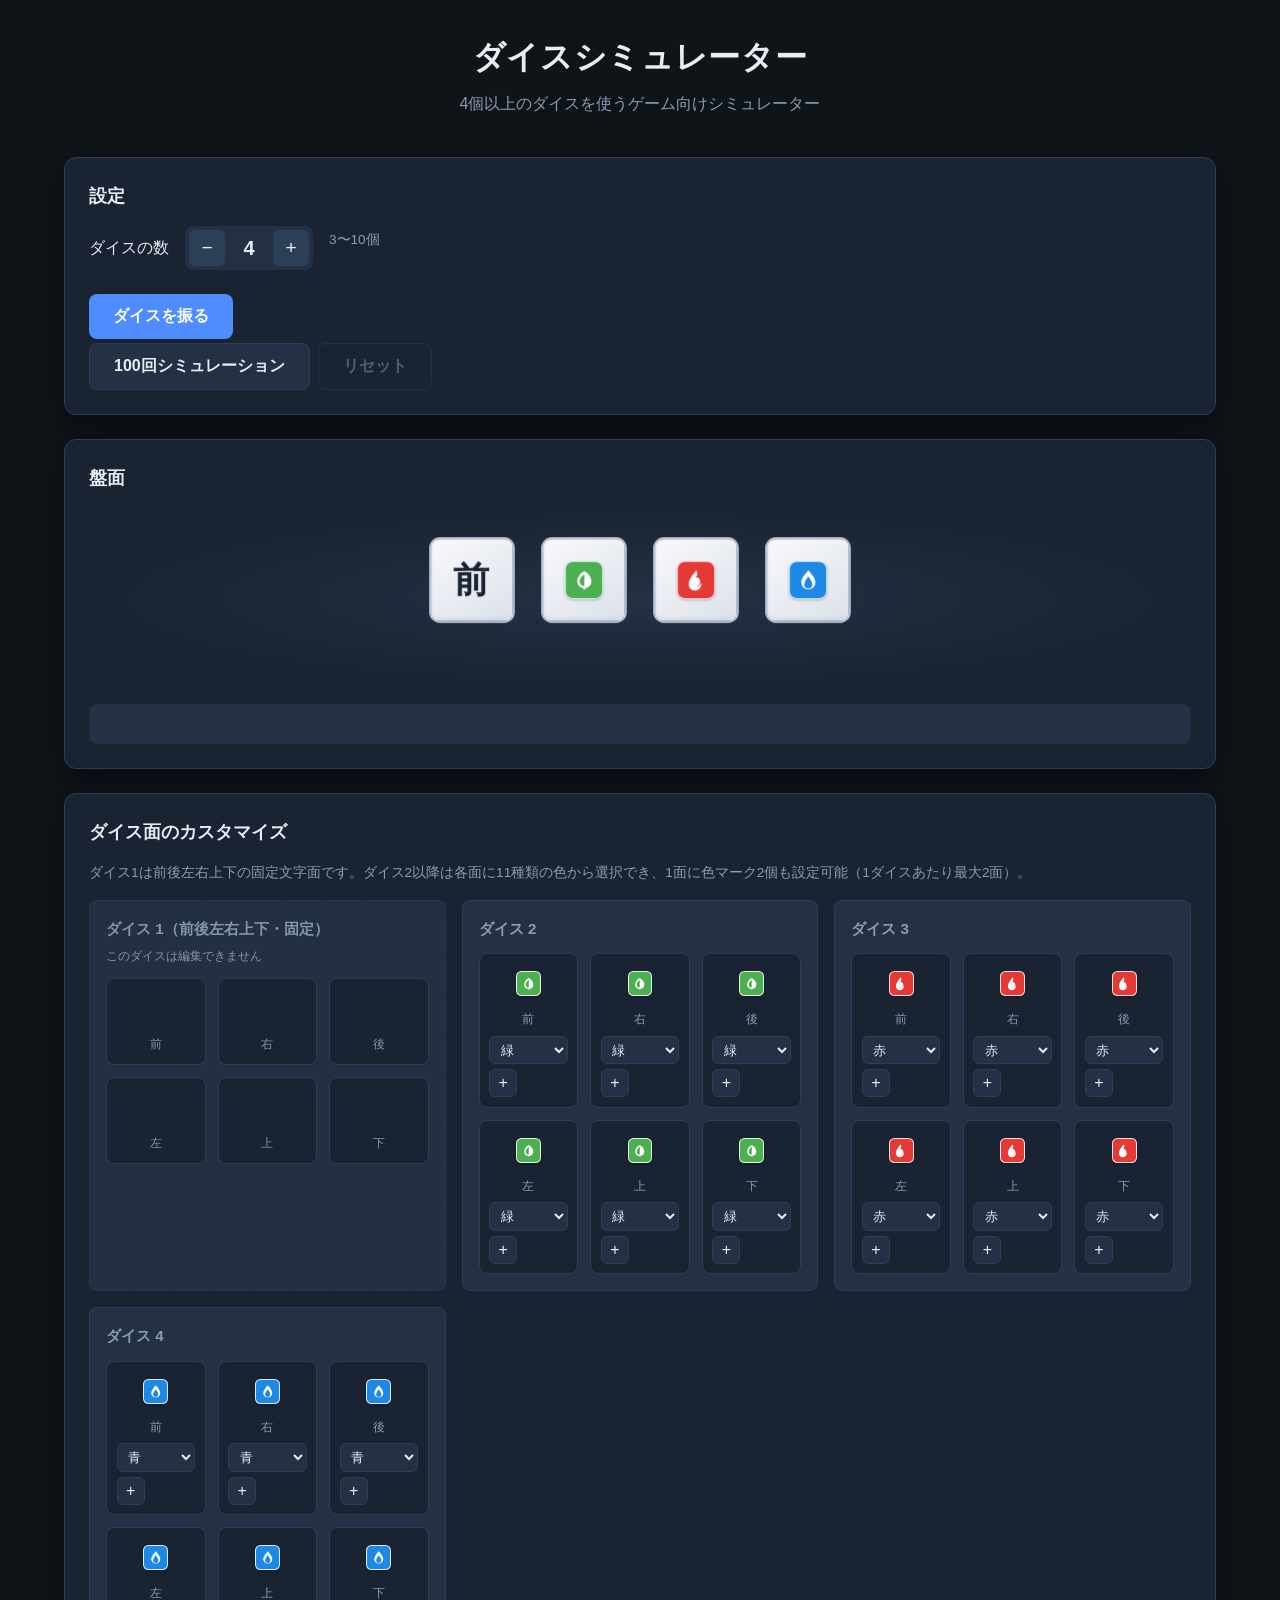
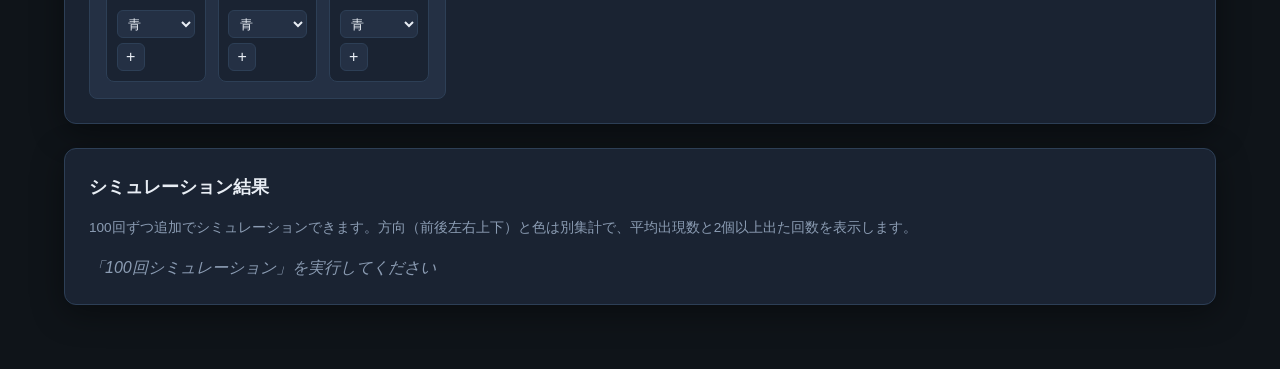
<file: index.html>
<!DOCTYPE html>
<html lang="ja">
<head>
  <meta charset="UTF-8">
  <meta name="viewport" content="width=device-width, initial-scale=1, viewport-fit=cover">
  <title>ダイスシミュレーター</title>
  <link rel="stylesheet" href="css/style.css">
</head>
<body>
  <div class="app">
    <header class="header">
      <h1>ダイスシミュレーター</h1>
      <p class="subtitle">4個以上のダイスを使うゲーム向けシミュレーター</p>
    </header>

    <main class="main">
      <section class="panel settings-panel">
        <h2>設定</h2>
        <div class="setting-row">
          <label for="dice-count">ダイスの数</label>
          <div class="dice-count-control">
            <button type="button" id="dice-count-minus" aria-label="ダイスを減らす">−</button>
            <output id="dice-count-display">4</output>
            <button type="button" id="dice-count-plus" aria-label="ダイスを増やす">+</button>
          </div>
          <span class="hint">3〜10個</span>
        </div>
        <button type="button" id="roll-btn" class="btn btn-primary">ダイスを振る</button>
        <div class="btn-row">
          <button type="button" id="simulate-btn" class="btn btn-secondary">100回シミュレーション</button>
          <button type="button" id="reset-sim-btn" class="btn btn-ghost" disabled>リセット</button>
        </div>
      </section>

      <section class="panel arena-panel">
        <h2>盤面</h2>
        <div id="dice-arena" class="dice-arena" aria-live="polite"></div>
        <div id="roll-result" class="roll-result"></div>
      </section>

      <section class="panel editor-panel">
        <h2>ダイス面のカスタマイズ</h2>
        <p class="hint">ダイス1は前後左右上下の固定文字面です。ダイス2以降は各面に11種類の色から選択でき、1面に色マーク2個も設定可能（1ダイスあたり最大2面）。</p>
        <div id="dice-editor" class="dice-editor"></div>
      </section>

      <section class="panel stats-panel">
        <h2>シミュレーション結果</h2>
        <p class="hint" id="stats-hint">100回ずつ追加でシミュレーションできます。方向（前後左右上下）と色は別集計で、平均出現数と2個以上出た回数を表示します。</p>
        <div id="stats-content" class="stats-content">
          <p class="stats-placeholder">「100回シミュレーション」を実行してください</p>
        </div>
      </section>
    </main>
  </div>

  <script type="module" src="js/app.js"></script>
</body>
</html>
</file>
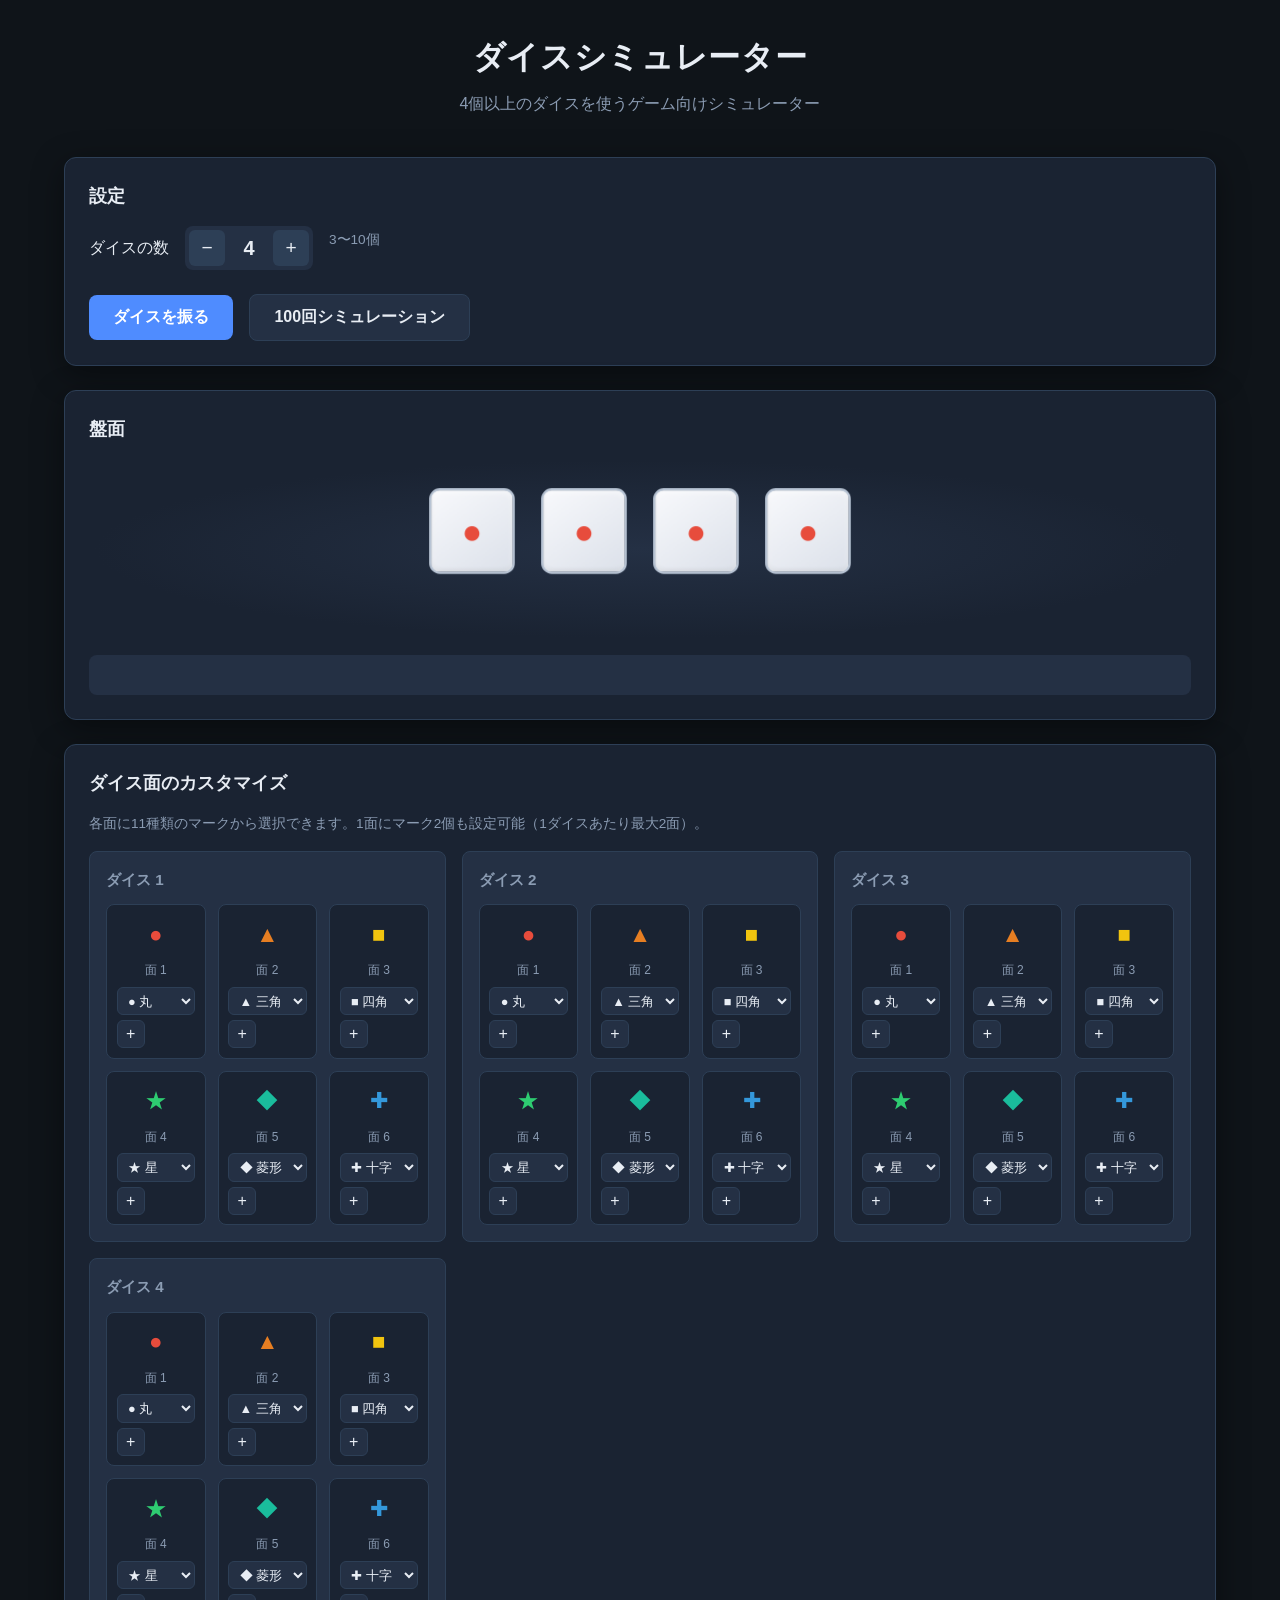
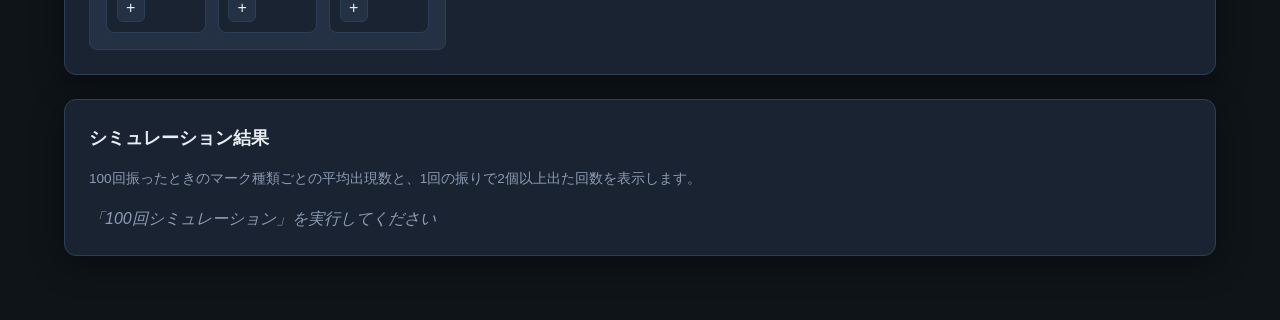
<file: dev/index.html>
<!DOCTYPE html>
<html lang="ja">
<head>
  <meta charset="UTF-8">
  <meta name="viewport" content="width=device-width, initial-scale=1.0">
  <title>ダイスシミュレーター</title>
  <link rel="stylesheet" href="css/style.css">
</head>
<body>
  <div class="app">
    <header class="header">
      <h1>ダイスシミュレーター</h1>
      <p class="subtitle">4個以上のダイスを使うゲーム向けシミュレーター</p>
    </header>

    <main class="main">
      <section class="panel settings-panel">
        <h2>設定</h2>
        <div class="setting-row">
          <label for="dice-count">ダイスの数</label>
          <div class="dice-count-control">
            <button type="button" id="dice-count-minus" aria-label="ダイスを減らす">−</button>
            <output id="dice-count-display">4</output>
            <button type="button" id="dice-count-plus" aria-label="ダイスを増やす">+</button>
          </div>
          <span class="hint">3〜10個</span>
        </div>
        <button type="button" id="roll-btn" class="btn btn-primary">ダイスを振る</button>
        <button type="button" id="simulate-btn" class="btn btn-secondary">100回シミュレーション</button>
      </section>

      <section class="panel arena-panel">
        <h2>盤面</h2>
        <div id="dice-arena" class="dice-arena" aria-live="polite"></div>
        <div id="roll-result" class="roll-result"></div>
      </section>

      <section class="panel editor-panel">
        <h2>ダイス面のカスタマイズ</h2>
        <p class="hint">各面に11種類のマークから選択できます。1面にマーク2個も設定可能（1ダイスあたり最大2面）。</p>
        <div id="dice-editor" class="dice-editor"></div>
      </section>

      <section class="panel stats-panel">
        <h2>シミュレーション結果</h2>
        <p class="hint">100回振ったときのマーク種類ごとの平均出現数と、1回の振りで2個以上出た回数を表示します。</p>
        <div id="stats-content" class="stats-content">
          <p class="stats-placeholder">「100回シミュレーション」を実行してください</p>
        </div>
      </section>
    </main>
  </div>

  <script type="module" src="js/app.js"></script>
</body>
</html>
</file>
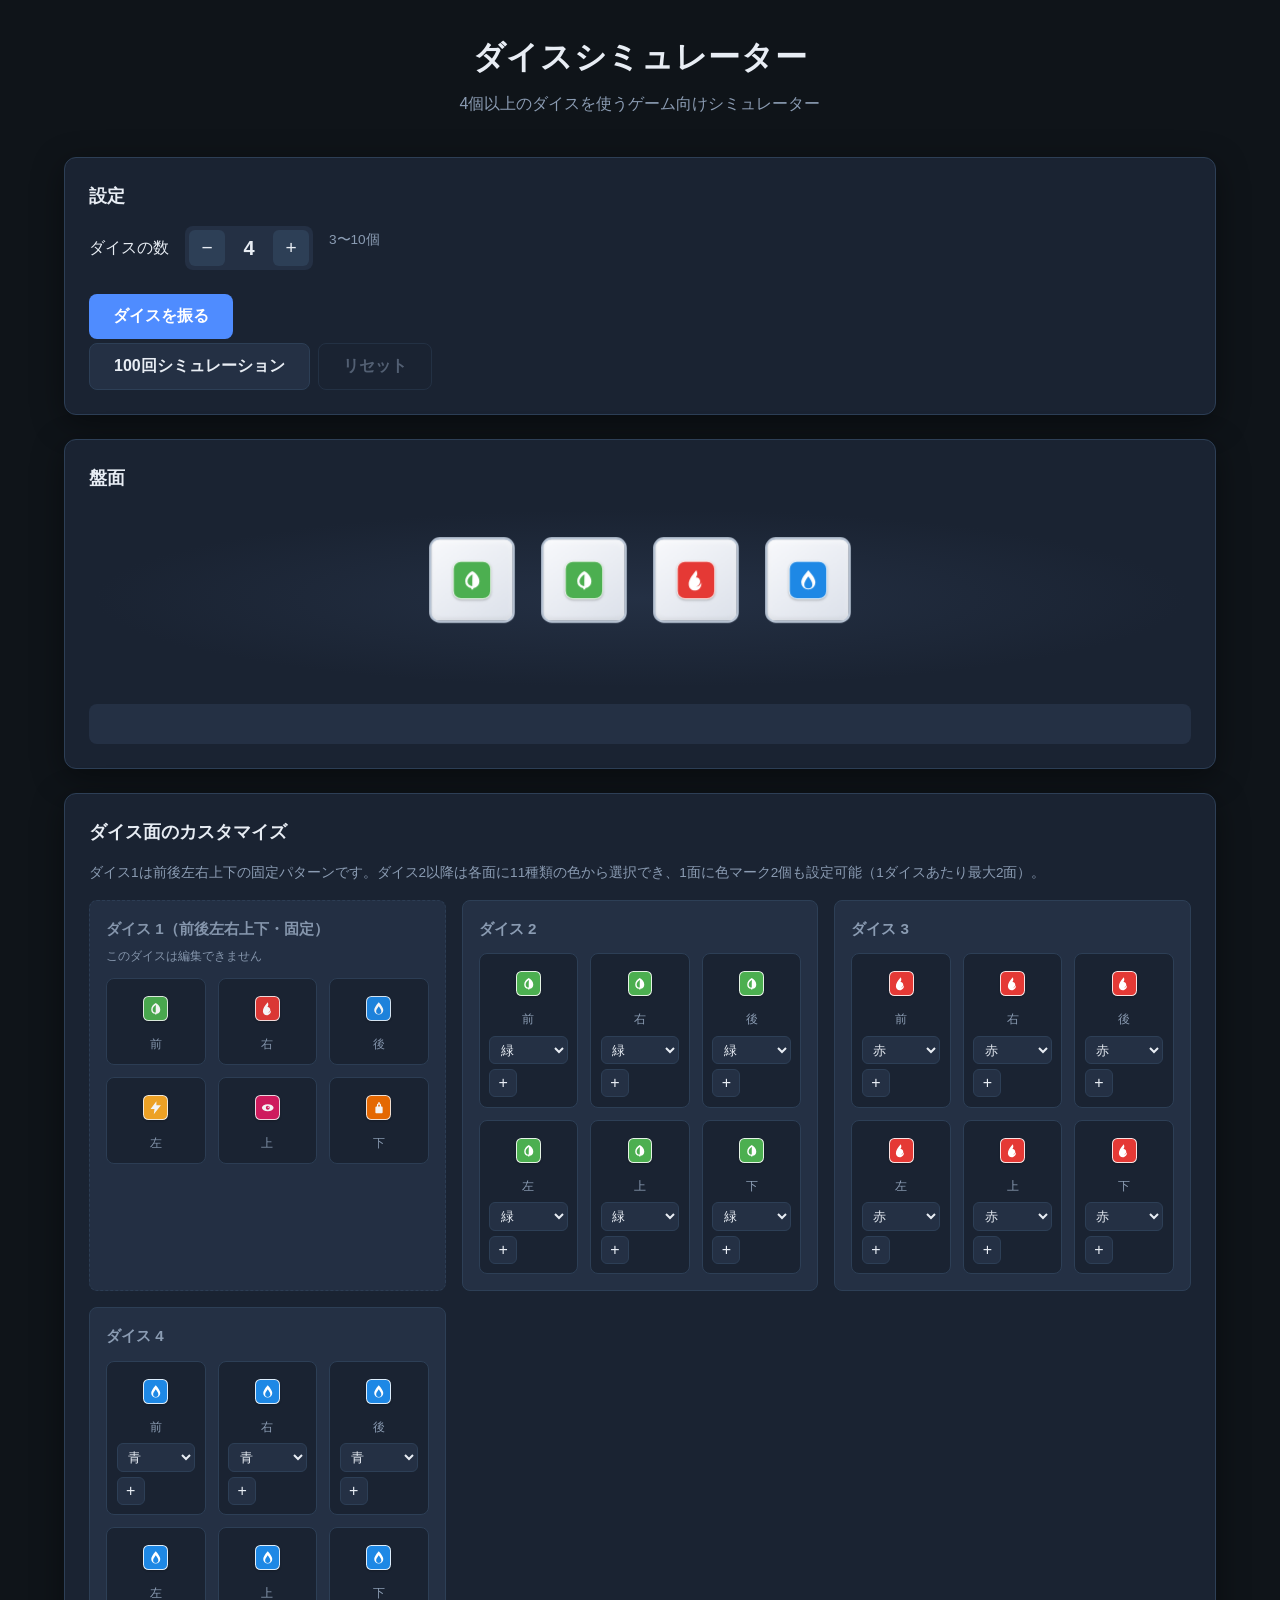
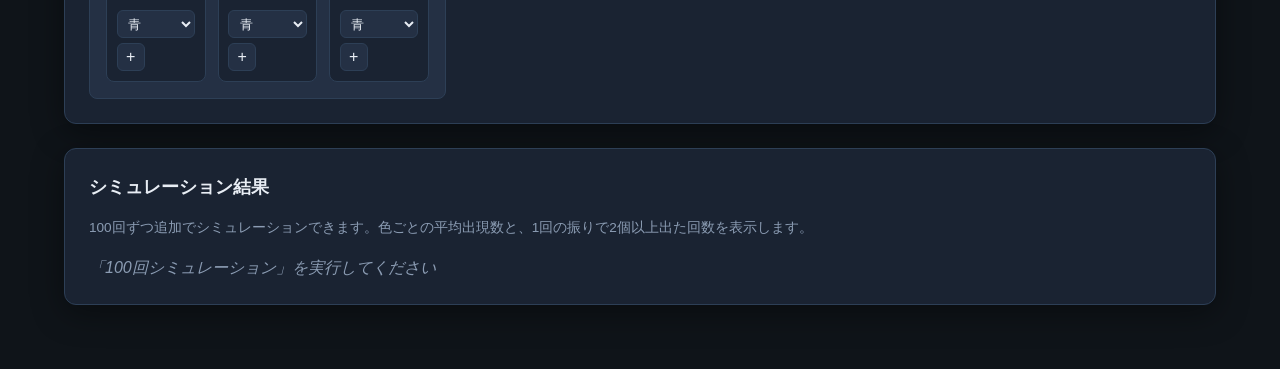
<file: dev/pr-3/index.html>
<!DOCTYPE html>
<html lang="ja">
<head>
  <meta charset="UTF-8">
  <meta name="viewport" content="width=device-width, initial-scale=1, viewport-fit=cover">
  <title>ダイスシミュレーター</title>
  <link rel="stylesheet" href="css/style.css">
</head>
<body>
  <div class="app">
    <header class="header">
      <h1>ダイスシミュレーター</h1>
      <p class="subtitle">4個以上のダイスを使うゲーム向けシミュレーター</p>
    </header>

    <main class="main">
      <section class="panel settings-panel">
        <h2>設定</h2>
        <div class="setting-row">
          <label for="dice-count">ダイスの数</label>
          <div class="dice-count-control">
            <button type="button" id="dice-count-minus" aria-label="ダイスを減らす">−</button>
            <output id="dice-count-display">4</output>
            <button type="button" id="dice-count-plus" aria-label="ダイスを増やす">+</button>
          </div>
          <span class="hint">3〜10個</span>
        </div>
        <button type="button" id="roll-btn" class="btn btn-primary">ダイスを振る</button>
        <div class="btn-row">
          <button type="button" id="simulate-btn" class="btn btn-secondary">100回シミュレーション</button>
          <button type="button" id="reset-sim-btn" class="btn btn-ghost" disabled>リセット</button>
        </div>
      </section>

      <section class="panel arena-panel">
        <h2>盤面</h2>
        <div id="dice-arena" class="dice-arena" aria-live="polite"></div>
        <div id="roll-result" class="roll-result"></div>
      </section>

      <section class="panel editor-panel">
        <h2>ダイス面のカスタマイズ</h2>
        <p class="hint">ダイス1は前後左右上下の固定パターンです。ダイス2以降は各面に11種類の色から選択でき、1面に色マーク2個も設定可能（1ダイスあたり最大2面）。</p>
        <div id="dice-editor" class="dice-editor"></div>
      </section>

      <section class="panel stats-panel">
        <h2>シミュレーション結果</h2>
        <p class="hint" id="stats-hint">100回ずつ追加でシミュレーションできます。色ごとの平均出現数と、1回の振りで2個以上出た回数を表示します。</p>
        <div id="stats-content" class="stats-content">
          <p class="stats-placeholder">「100回シミュレーション」を実行してください</p>
        </div>
      </section>
    </main>
  </div>

  <script type="module" src="js/app.js"></script>
</body>
</html>
</file>
<file: css/style.css>
:root {
  --bg: #0f1419;
  --surface: #1a2332;
  --surface-2: #243044;
  --border: #2d3f56;
  --text: #e8edf4;
  --text-muted: #8b9cb3;
  --accent: #4f8cff;
  --accent-hover: #6ba0ff;
  --success: #3dd68c;
  --radius: 12px;
  --shadow: 0 8px 32px rgba(0, 0, 0, 0.4);
}

*,
*::before,
*::after {
  box-sizing: border-box;
  margin: 0;
  padding: 0;
}

html {
  /* ダブルタップによる拡大を無効化（ピンチズームは維持） */
  touch-action: manipulation;
}

body {
  font-family: 'Segoe UI', 'Hiragino Sans', 'Hiragino Kaku Gothic ProN', Meiryo, sans-serif;
  background: var(--bg);
  color: var(--text);
  line-height: 1.6;
  min-height: 100vh;
  touch-action: manipulation;
  -webkit-text-size-adjust: 100%;
  text-size-adjust: 100%;
}

button,
a,
input,
select,
textarea,
label,
.btn,
.btn-icon,
.sort-btn,
.dice-count-control button {
  touch-action: manipulation;
}

.app {
  max-width: 1200px;
  margin: 0 auto;
  padding: 2rem 1.5rem 4rem;
}

.header {
  text-align: center;
  margin-bottom: 2.5rem;
}

.header h1 {
  font-size: 2rem;
  font-weight: 700;
  letter-spacing: 0.02em;
}

.subtitle {
  color: var(--text-muted);
  margin-top: 0.5rem;
}

.main {
  display: flex;
  flex-direction: column;
  gap: 1.5rem;
}

.panel {
  background: var(--surface);
  border: 1px solid var(--border);
  border-radius: var(--radius);
  padding: 1.5rem;
  box-shadow: var(--shadow);
}

.panel h2 {
  font-size: 1.1rem;
  margin-bottom: 1rem;
  color: var(--text);
}

.hint {
  font-size: 0.85rem;
  color: var(--text-muted);
  margin-bottom: 1rem;
}

.setting-row {
  display: flex;
  align-items: center;
  gap: 1rem;
  margin-bottom: 1.25rem;
  flex-wrap: wrap;
}

.dice-count-control {
  display: flex;
  align-items: center;
  gap: 0.5rem;
  background: var(--surface-2);
  border-radius: 8px;
  padding: 0.25rem;
}

.dice-count-control button {
  width: 36px;
  height: 36px;
  border: none;
  background: var(--border);
  color: var(--text);
  border-radius: 6px;
  font-size: 1.2rem;
  cursor: pointer;
  transition: background 0.15s;
}

.dice-count-control button:hover:not(:disabled) {
  background: var(--accent);
}

.dice-count-control button:disabled {
  opacity: 0.35;
  cursor: not-allowed;
}

#dice-count-display {
  min-width: 2rem;
  text-align: center;
  font-size: 1.25rem;
  font-weight: 600;
}

.btn {
  border: none;
  border-radius: 8px;
  padding: 0.75rem 1.5rem;
  font-size: 1rem;
  font-weight: 600;
  cursor: pointer;
  transition: background 0.15s, transform 0.1s;
  margin-right: 0.75rem;
  margin-top: 0.25rem;
}

.btn:active:not(:disabled) {
  transform: scale(0.97);
}

.btn:disabled {
  opacity: 0.5;
  cursor: not-allowed;
}

.btn-primary {
  background: var(--accent);
  color: #fff;
}

.btn-primary:hover:not(:disabled) {
  background: var(--accent-hover);
}

.btn-secondary {
  background: var(--surface-2);
  color: var(--text);
  border: 1px solid var(--border);
}

.btn-secondary:hover:not(:disabled) {
  background: var(--border);
}

.btn-ghost {
  background: transparent;
  color: var(--text-muted);
  border: 1px solid var(--border);
}

.btn-ghost:hover:not(:disabled) {
  color: var(--text);
  background: var(--surface-2);
}

.btn-row {
  display: flex;
  flex-wrap: wrap;
  gap: 0.5rem;
  margin-top: 0.25rem;
}

.btn-row .btn {
  margin-right: 0;
  margin-top: 0;
}

.btn-icon {
  width: 28px;
  height: 28px;
  border: 1px solid var(--border);
  background: var(--surface-2);
  color: var(--text);
  border-radius: 6px;
  cursor: pointer;
  font-size: 1rem;
  line-height: 1;
}

.btn-icon:hover {
  background: var(--border);
}

/* Dice arena */
.dice-arena {
  display: flex;
  flex-wrap: wrap;
  justify-content: center;
  gap: 2rem;
  min-height: 180px;
  padding: 2rem 1rem;
  perspective: 800px;
  background: radial-gradient(ellipse at center, var(--surface-2) 0%, var(--surface) 70%);
  border-radius: 8px;
}

.dice-wrapper {
  width: 80px;
  height: 80px;
  perspective: 600px;
}

.dice-cube {
  width: 100%;
  height: 100%;
  position: relative;
  transform-style: preserve-3d;
}

.dice-cube.is-rolling {
  animation: wobble 0.3s ease-in-out infinite alternate;
}

@keyframes wobble {
  from { filter: brightness(1); }
  to { filter: brightness(1.15); }
}

.dice-face {
  position: absolute;
  width: 80px;
  height: 80px;
  background: linear-gradient(145deg, #f8f9fc, #dce1ea);
  border: 2px solid #b8c4d4;
  border-radius: 10px;
  display: flex;
  align-items: center;
  justify-content: center;
  backface-visibility: hidden;
  box-shadow: inset 0 2px 6px rgba(255, 255, 255, 0.6), inset 0 -2px 4px rgba(0, 0, 0, 0.08);
}

.dice-face.front  { transform: rotateY(0deg) translateZ(40px); }
.dice-face.back   { transform: rotateY(180deg) translateZ(40px); }
.dice-face.right  { transform: rotateY(90deg) translateZ(40px); }
.dice-face.left   { transform: rotateY(-90deg) translateZ(40px); }
.dice-face.top    { transform: rotateX(90deg) translateZ(40px); }
.dice-face.bottom { transform: rotateX(-90deg) translateZ(40px); }

.roll-result {
  margin-top: 1rem;
  padding: 0.75rem 1rem;
  background: var(--surface-2);
  border-radius: 8px;
  font-size: 0.95rem;
  min-height: 2.5rem;
}

/* Marks — エネルギータイプ風の色付きアイコン */
.mark {
  display: inline-flex;
  align-items: center;
  justify-content: center;
  line-height: 1;
  background: var(--mark-color, #888);
  border: 1.5px solid rgba(255, 255, 255, 0.85);
  border-radius: 22%;
  box-shadow: 0 1px 2px rgba(0, 0, 0, 0.25);
  vertical-align: middle;
  flex-shrink: 0;
}

.mark-icon {
  width: 68%;
  height: 68%;
  display: block;
}

.mark-sm {
  width: 1.15rem;
  height: 1.15rem;
}

.mark-md {
  width: 1.55rem;
  height: 1.55rem;
}

.mark-lg {
  width: 2.2rem;
  height: 2.2rem;
}

/* 前後左右上下の文字面 */
.direction-label {
  display: inline-flex;
  align-items: center;
  justify-content: center;
  font-weight: 700;
  color: #1a2332;
  line-height: 1;
  letter-spacing: 0.02em;
}

.direction-sm { font-size: 1.1rem; }
.direction-md { font-size: 1.5rem; }
.direction-lg { font-size: 2.1rem; }

.direction-stats-name {
  font-weight: 700;
  font-size: 1rem;
}

.roll-group-label {
  color: var(--text-muted);
  font-size: 0.85em;
  margin-right: 0.25rem;
}

.direction-result,
.roll-result .direction-label {
  color: var(--text);
  font-weight: 700;
}

.face-marks {
  display: flex;
  align-items: center;
  justify-content: center;
  gap: 0.15rem;
}

.face-marks.double {
  flex-direction: column;
  gap: 0.1rem;
}

/* Editor */
.dice-editor {
  display: grid;
  grid-template-columns: repeat(auto-fill, minmax(320px, 1fr));
  gap: 1rem;
}

.die-card {
  background: var(--surface-2);
  border: 1px solid var(--border);
  border-radius: 8px;
  padding: 1rem;
}

.die-card h3 {
  font-size: 0.95rem;
  margin-bottom: 0.75rem;
  color: var(--text-muted);
}

.die-card-fixed {
  border-style: dashed;
  opacity: 0.95;
}

.die-fixed-hint {
  font-size: 0.75rem;
  color: var(--text-muted);
  margin: -0.4rem 0 0.75rem;
}

.faces-grid {
  display: grid;
  grid-template-columns: repeat(3, 1fr);
  gap: 0.75rem;
}

.face-editor {
  background: var(--surface);
  border: 1px solid var(--border);
  border-radius: 8px;
  padding: 0.6rem;
  display: flex;
  flex-direction: column;
  align-items: center;
  gap: 0.4rem;
}

.face-preview {
  min-height: 2.5rem;
  display: flex;
  align-items: center;
  justify-content: center;
}

.face-label {
  font-size: 0.75rem;
  color: var(--text-muted);
}

.mark-controls {
  display: flex;
  flex-direction: column;
  gap: 0.3rem;
  width: 100%;
}

.mark-select {
  width: 100%;
  padding: 0.3rem 0.4rem;
  background: var(--surface-2);
  border: 1px solid var(--border);
  border-radius: 6px;
  color: var(--text);
  font-size: 0.8rem;
  cursor: pointer;
}

/* Stats */
.stats-placeholder {
  color: var(--text-muted);
  font-style: italic;
}

.stats-summary {
  margin-bottom: 0.75rem;
  color: var(--text-muted);
  font-size: 0.9rem;
}

.stats-summary strong {
  color: var(--text);
  font-variant-numeric: tabular-nums;
}

.stats-section-title {
  margin: 1.25rem 0 0.35rem;
  font-size: 0.95rem;
  font-weight: 600;
  color: var(--text);
}

.stats-section-hint {
  margin: 0 0 0.6rem;
  font-size: 0.8rem;
  color: var(--text-muted);
}

.stats-table {
  width: 100%;
  border-collapse: collapse;
  font-size: 0.9rem;
}

.stats-table th,
.stats-table td {
  padding: 0.6rem 0.75rem;
  text-align: left;
  border-bottom: 1px solid var(--border);
}

.stats-table th {
  color: var(--text-muted);
  font-weight: 500;
  font-size: 0.8rem;
}

.stats-table th.stats-num,
.stats-table td.stats-num {
  text-align: right;
  font-variant-numeric: tabular-nums;
}

.sort-btn {
  display: inline-flex;
  align-items: center;
  gap: 0.35rem;
  width: 100%;
  padding: 0;
  border: none;
  background: transparent;
  color: inherit;
  font: inherit;
  cursor: pointer;
  text-align: left;
  justify-content: flex-start;
}

.stats-table th.stats-num .sort-btn {
  text-align: right;
  justify-content: flex-end;
}

.sort-btn:hover,
.sort-btn.is-active {
  color: var(--text);
}

.sort-indicator {
  display: inline-block;
  min-width: 0.75em;
  font-size: 0.7em;
  opacity: 0.35;
}

.sort-indicator.is-active {
  opacity: 1;
}

.stats-mark {
  display: flex;
  align-items: center;
  gap: 0.5rem;
}

@media (max-width: 600px) {
  .app { padding: 1rem; }
  .header h1 { font-size: 1.5rem; }
  .faces-grid { grid-template-columns: repeat(2, 1fr); }
  .dice-wrapper { width: 64px; height: 64px; }
  .dice-face { width: 64px; height: 64px; }
  .dice-face.front  { transform: rotateY(0deg) translateZ(32px); }
  .dice-face.back   { transform: rotateY(180deg) translateZ(32px); }
  .dice-face.right  { transform: rotateY(90deg) translateZ(32px); }
  .dice-face.left   { transform: rotateY(-90deg) translateZ(32px); }
  .dice-face.top    { transform: rotateX(90deg) translateZ(32px); }
  .dice-face.bottom { transform: rotateX(-90deg) translateZ(32px); }
}
</file>
<file: dev/css/style.css>
:root {
  --bg: #0f1419;
  --surface: #1a2332;
  --surface-2: #243044;
  --border: #2d3f56;
  --text: #e8edf4;
  --text-muted: #8b9cb3;
  --accent: #4f8cff;
  --accent-hover: #6ba0ff;
  --success: #3dd68c;
  --radius: 12px;
  --shadow: 0 8px 32px rgba(0, 0, 0, 0.4);
}

*,
*::before,
*::after {
  box-sizing: border-box;
  margin: 0;
  padding: 0;
}

body {
  font-family: 'Segoe UI', 'Hiragino Sans', 'Hiragino Kaku Gothic ProN', Meiryo, sans-serif;
  background: var(--bg);
  color: var(--text);
  line-height: 1.6;
  min-height: 100vh;
}

.app {
  max-width: 1200px;
  margin: 0 auto;
  padding: 2rem 1.5rem 4rem;
}

.header {
  text-align: center;
  margin-bottom: 2.5rem;
}

.header h1 {
  font-size: 2rem;
  font-weight: 700;
  letter-spacing: 0.02em;
}

.subtitle {
  color: var(--text-muted);
  margin-top: 0.5rem;
}

.main {
  display: flex;
  flex-direction: column;
  gap: 1.5rem;
}

.panel {
  background: var(--surface);
  border: 1px solid var(--border);
  border-radius: var(--radius);
  padding: 1.5rem;
  box-shadow: var(--shadow);
}

.panel h2 {
  font-size: 1.1rem;
  margin-bottom: 1rem;
  color: var(--text);
}

.hint {
  font-size: 0.85rem;
  color: var(--text-muted);
  margin-bottom: 1rem;
}

.setting-row {
  display: flex;
  align-items: center;
  gap: 1rem;
  margin-bottom: 1.25rem;
  flex-wrap: wrap;
}

.dice-count-control {
  display: flex;
  align-items: center;
  gap: 0.5rem;
  background: var(--surface-2);
  border-radius: 8px;
  padding: 0.25rem;
}

.dice-count-control button {
  width: 36px;
  height: 36px;
  border: none;
  background: var(--border);
  color: var(--text);
  border-radius: 6px;
  font-size: 1.2rem;
  cursor: pointer;
  transition: background 0.15s;
}

.dice-count-control button:hover:not(:disabled) {
  background: var(--accent);
}

.dice-count-control button:disabled {
  opacity: 0.35;
  cursor: not-allowed;
}

#dice-count-display {
  min-width: 2rem;
  text-align: center;
  font-size: 1.25rem;
  font-weight: 600;
}

.btn {
  border: none;
  border-radius: 8px;
  padding: 0.75rem 1.5rem;
  font-size: 1rem;
  font-weight: 600;
  cursor: pointer;
  transition: background 0.15s, transform 0.1s;
  margin-right: 0.75rem;
  margin-top: 0.25rem;
}

.btn:active:not(:disabled) {
  transform: scale(0.97);
}

.btn:disabled {
  opacity: 0.5;
  cursor: not-allowed;
}

.btn-primary {
  background: var(--accent);
  color: #fff;
}

.btn-primary:hover:not(:disabled) {
  background: var(--accent-hover);
}

.btn-secondary {
  background: var(--surface-2);
  color: var(--text);
  border: 1px solid var(--border);
}

.btn-secondary:hover:not(:disabled) {
  background: var(--border);
}

.btn-icon {
  width: 28px;
  height: 28px;
  border: 1px solid var(--border);
  background: var(--surface-2);
  color: var(--text);
  border-radius: 6px;
  cursor: pointer;
  font-size: 1rem;
  line-height: 1;
}

.btn-icon:hover {
  background: var(--border);
}

/* Dice arena */
.dice-arena {
  display: flex;
  flex-wrap: wrap;
  justify-content: center;
  gap: 2rem;
  min-height: 180px;
  padding: 2rem 1rem;
  perspective: 800px;
  background: radial-gradient(ellipse at center, var(--surface-2) 0%, var(--surface) 70%);
  border-radius: 8px;
}

.dice-wrapper {
  width: 80px;
  height: 80px;
  perspective: 600px;
}

.dice-cube {
  width: 100%;
  height: 100%;
  position: relative;
  transform-style: preserve-3d;
}

.dice-cube.is-rolling {
  animation: wobble 0.3s ease-in-out infinite alternate;
}

@keyframes wobble {
  from { filter: brightness(1); }
  to { filter: brightness(1.15); }
}

.dice-face {
  position: absolute;
  width: 80px;
  height: 80px;
  background: linear-gradient(145deg, #f8f9fc, #dce1ea);
  border: 2px solid #b8c4d4;
  border-radius: 10px;
  display: flex;
  align-items: center;
  justify-content: center;
  backface-visibility: hidden;
  box-shadow: inset 0 2px 6px rgba(255, 255, 255, 0.6), inset 0 -2px 4px rgba(0, 0, 0, 0.08);
}

.dice-face.front  { transform: rotateY(0deg) translateZ(40px); }
.dice-face.back   { transform: rotateY(180deg) translateZ(40px); }
.dice-face.right  { transform: rotateY(90deg) translateZ(40px); }
.dice-face.left   { transform: rotateY(-90deg) translateZ(40px); }
.dice-face.top    { transform: rotateX(90deg) translateZ(40px); }
.dice-face.bottom { transform: rotateX(-90deg) translateZ(40px); }

.roll-result {
  margin-top: 1rem;
  padding: 0.75rem 1rem;
  background: var(--surface-2);
  border-radius: 8px;
  font-size: 0.95rem;
  min-height: 2.5rem;
}

/* Marks */
.mark {
  display: inline-block;
  line-height: 1;
}

.mark-sm { font-size: 1rem; }
.mark-md { font-size: 1.4rem; }
.mark-lg { font-size: 2rem; }

.face-marks {
  display: flex;
  align-items: center;
  justify-content: center;
  gap: 0.15rem;
}

.face-marks.double {
  flex-direction: column;
  gap: 0.1rem;
}

/* Editor */
.dice-editor {
  display: grid;
  grid-template-columns: repeat(auto-fill, minmax(320px, 1fr));
  gap: 1rem;
}

.die-card {
  background: var(--surface-2);
  border: 1px solid var(--border);
  border-radius: 8px;
  padding: 1rem;
}

.die-card h3 {
  font-size: 0.95rem;
  margin-bottom: 0.75rem;
  color: var(--text-muted);
}

.faces-grid {
  display: grid;
  grid-template-columns: repeat(3, 1fr);
  gap: 0.75rem;
}

.face-editor {
  background: var(--surface);
  border: 1px solid var(--border);
  border-radius: 8px;
  padding: 0.6rem;
  display: flex;
  flex-direction: column;
  align-items: center;
  gap: 0.4rem;
}

.face-preview {
  min-height: 2.5rem;
  display: flex;
  align-items: center;
  justify-content: center;
}

.face-label {
  font-size: 0.75rem;
  color: var(--text-muted);
}

.mark-controls {
  display: flex;
  flex-direction: column;
  gap: 0.3rem;
  width: 100%;
}

.mark-select {
  width: 100%;
  padding: 0.3rem 0.4rem;
  background: var(--surface-2);
  border: 1px solid var(--border);
  border-radius: 6px;
  color: var(--text);
  font-size: 0.8rem;
  cursor: pointer;
}

/* Stats */
.stats-placeholder {
  color: var(--text-muted);
  font-style: italic;
}

.stats-table {
  width: 100%;
  border-collapse: collapse;
  font-size: 0.9rem;
}

.stats-table th,
.stats-table td {
  padding: 0.6rem 0.75rem;
  text-align: left;
  border-bottom: 1px solid var(--border);
}

.stats-table th {
  color: var(--text-muted);
  font-weight: 500;
  font-size: 0.8rem;
}

.stats-mark {
  display: flex;
  align-items: center;
  gap: 0.5rem;
}

.stats-num {
  text-align: right;
  font-variant-numeric: tabular-nums;
}

@media (max-width: 600px) {
  .app { padding: 1rem; }
  .header h1 { font-size: 1.5rem; }
  .faces-grid { grid-template-columns: repeat(2, 1fr); }
  .dice-wrapper { width: 64px; height: 64px; }
  .dice-face { width: 64px; height: 64px; }
  .dice-face.front  { transform: rotateY(0deg) translateZ(32px); }
  .dice-face.back   { transform: rotateY(180deg) translateZ(32px); }
  .dice-face.right  { transform: rotateY(90deg) translateZ(32px); }
  .dice-face.left   { transform: rotateY(-90deg) translateZ(32px); }
  .dice-face.top    { transform: rotateX(90deg) translateZ(32px); }
  .dice-face.bottom { transform: rotateX(-90deg) translateZ(32px); }
}
</file>
<file: dev/pr-3/css/style.css>
:root {
  --bg: #0f1419;
  --surface: #1a2332;
  --surface-2: #243044;
  --border: #2d3f56;
  --text: #e8edf4;
  --text-muted: #8b9cb3;
  --accent: #4f8cff;
  --accent-hover: #6ba0ff;
  --success: #3dd68c;
  --radius: 12px;
  --shadow: 0 8px 32px rgba(0, 0, 0, 0.4);
}

*,
*::before,
*::after {
  box-sizing: border-box;
  margin: 0;
  padding: 0;
}

html {
  /* ダブルタップによる拡大を無効化（ピンチズームは維持） */
  touch-action: manipulation;
}

body {
  font-family: 'Segoe UI', 'Hiragino Sans', 'Hiragino Kaku Gothic ProN', Meiryo, sans-serif;
  background: var(--bg);
  color: var(--text);
  line-height: 1.6;
  min-height: 100vh;
  touch-action: manipulation;
  -webkit-text-size-adjust: 100%;
  text-size-adjust: 100%;
}

button,
a,
input,
select,
textarea,
label,
.btn,
.btn-icon,
.sort-btn,
.dice-count-control button {
  touch-action: manipulation;
}

.app {
  max-width: 1200px;
  margin: 0 auto;
  padding: 2rem 1.5rem 4rem;
}

.header {
  text-align: center;
  margin-bottom: 2.5rem;
}

.header h1 {
  font-size: 2rem;
  font-weight: 700;
  letter-spacing: 0.02em;
}

.subtitle {
  color: var(--text-muted);
  margin-top: 0.5rem;
}

.main {
  display: flex;
  flex-direction: column;
  gap: 1.5rem;
}

.panel {
  background: var(--surface);
  border: 1px solid var(--border);
  border-radius: var(--radius);
  padding: 1.5rem;
  box-shadow: var(--shadow);
}

.panel h2 {
  font-size: 1.1rem;
  margin-bottom: 1rem;
  color: var(--text);
}

.hint {
  font-size: 0.85rem;
  color: var(--text-muted);
  margin-bottom: 1rem;
}

.setting-row {
  display: flex;
  align-items: center;
  gap: 1rem;
  margin-bottom: 1.25rem;
  flex-wrap: wrap;
}

.dice-count-control {
  display: flex;
  align-items: center;
  gap: 0.5rem;
  background: var(--surface-2);
  border-radius: 8px;
  padding: 0.25rem;
}

.dice-count-control button {
  width: 36px;
  height: 36px;
  border: none;
  background: var(--border);
  color: var(--text);
  border-radius: 6px;
  font-size: 1.2rem;
  cursor: pointer;
  transition: background 0.15s;
}

.dice-count-control button:hover:not(:disabled) {
  background: var(--accent);
}

.dice-count-control button:disabled {
  opacity: 0.35;
  cursor: not-allowed;
}

#dice-count-display {
  min-width: 2rem;
  text-align: center;
  font-size: 1.25rem;
  font-weight: 600;
}

.btn {
  border: none;
  border-radius: 8px;
  padding: 0.75rem 1.5rem;
  font-size: 1rem;
  font-weight: 600;
  cursor: pointer;
  transition: background 0.15s, transform 0.1s;
  margin-right: 0.75rem;
  margin-top: 0.25rem;
}

.btn:active:not(:disabled) {
  transform: scale(0.97);
}

.btn:disabled {
  opacity: 0.5;
  cursor: not-allowed;
}

.btn-primary {
  background: var(--accent);
  color: #fff;
}

.btn-primary:hover:not(:disabled) {
  background: var(--accent-hover);
}

.btn-secondary {
  background: var(--surface-2);
  color: var(--text);
  border: 1px solid var(--border);
}

.btn-secondary:hover:not(:disabled) {
  background: var(--border);
}

.btn-ghost {
  background: transparent;
  color: var(--text-muted);
  border: 1px solid var(--border);
}

.btn-ghost:hover:not(:disabled) {
  color: var(--text);
  background: var(--surface-2);
}

.btn-row {
  display: flex;
  flex-wrap: wrap;
  gap: 0.5rem;
  margin-top: 0.25rem;
}

.btn-row .btn {
  margin-right: 0;
  margin-top: 0;
}

.btn-icon {
  width: 28px;
  height: 28px;
  border: 1px solid var(--border);
  background: var(--surface-2);
  color: var(--text);
  border-radius: 6px;
  cursor: pointer;
  font-size: 1rem;
  line-height: 1;
}

.btn-icon:hover {
  background: var(--border);
}

/* Dice arena */
.dice-arena {
  display: flex;
  flex-wrap: wrap;
  justify-content: center;
  gap: 2rem;
  min-height: 180px;
  padding: 2rem 1rem;
  perspective: 800px;
  background: radial-gradient(ellipse at center, var(--surface-2) 0%, var(--surface) 70%);
  border-radius: 8px;
}

.dice-wrapper {
  width: 80px;
  height: 80px;
  perspective: 600px;
}

.dice-cube {
  width: 100%;
  height: 100%;
  position: relative;
  transform-style: preserve-3d;
}

.dice-cube.is-rolling {
  animation: wobble 0.3s ease-in-out infinite alternate;
}

@keyframes wobble {
  from { filter: brightness(1); }
  to { filter: brightness(1.15); }
}

.dice-face {
  position: absolute;
  width: 80px;
  height: 80px;
  background: linear-gradient(145deg, #f8f9fc, #dce1ea);
  border: 2px solid #b8c4d4;
  border-radius: 10px;
  display: flex;
  align-items: center;
  justify-content: center;
  backface-visibility: hidden;
  box-shadow: inset 0 2px 6px rgba(255, 255, 255, 0.6), inset 0 -2px 4px rgba(0, 0, 0, 0.08);
}

.dice-face.front  { transform: rotateY(0deg) translateZ(40px); }
.dice-face.back   { transform: rotateY(180deg) translateZ(40px); }
.dice-face.right  { transform: rotateY(90deg) translateZ(40px); }
.dice-face.left   { transform: rotateY(-90deg) translateZ(40px); }
.dice-face.top    { transform: rotateX(90deg) translateZ(40px); }
.dice-face.bottom { transform: rotateX(-90deg) translateZ(40px); }

.roll-result {
  margin-top: 1rem;
  padding: 0.75rem 1rem;
  background: var(--surface-2);
  border-radius: 8px;
  font-size: 0.95rem;
  min-height: 2.5rem;
}

/* Marks — エネルギータイプ風の色付きアイコン */
.mark {
  display: inline-flex;
  align-items: center;
  justify-content: center;
  line-height: 1;
  background: var(--mark-color, #888);
  border: 1.5px solid rgba(255, 255, 255, 0.85);
  border-radius: 22%;
  box-shadow: 0 1px 2px rgba(0, 0, 0, 0.25);
  vertical-align: middle;
  flex-shrink: 0;
}

.mark-icon {
  width: 68%;
  height: 68%;
  display: block;
}

.mark-sm {
  width: 1.15rem;
  height: 1.15rem;
}

.mark-md {
  width: 1.55rem;
  height: 1.55rem;
}

.mark-lg {
  width: 2.2rem;
  height: 2.2rem;
}

.face-marks {
  display: flex;
  align-items: center;
  justify-content: center;
  gap: 0.15rem;
}

.face-marks.double {
  flex-direction: column;
  gap: 0.1rem;
}

/* Editor */
.dice-editor {
  display: grid;
  grid-template-columns: repeat(auto-fill, minmax(320px, 1fr));
  gap: 1rem;
}

.die-card {
  background: var(--surface-2);
  border: 1px solid var(--border);
  border-radius: 8px;
  padding: 1rem;
}

.die-card h3 {
  font-size: 0.95rem;
  margin-bottom: 0.75rem;
  color: var(--text-muted);
}

.die-card-fixed {
  border-style: dashed;
  opacity: 0.95;
}

.die-fixed-hint {
  font-size: 0.75rem;
  color: var(--text-muted);
  margin: -0.4rem 0 0.75rem;
}

.faces-grid {
  display: grid;
  grid-template-columns: repeat(3, 1fr);
  gap: 0.75rem;
}

.face-editor {
  background: var(--surface);
  border: 1px solid var(--border);
  border-radius: 8px;
  padding: 0.6rem;
  display: flex;
  flex-direction: column;
  align-items: center;
  gap: 0.4rem;
}

.face-preview {
  min-height: 2.5rem;
  display: flex;
  align-items: center;
  justify-content: center;
}

.face-label {
  font-size: 0.75rem;
  color: var(--text-muted);
}

.mark-controls {
  display: flex;
  flex-direction: column;
  gap: 0.3rem;
  width: 100%;
}

.mark-select {
  width: 100%;
  padding: 0.3rem 0.4rem;
  background: var(--surface-2);
  border: 1px solid var(--border);
  border-radius: 6px;
  color: var(--text);
  font-size: 0.8rem;
  cursor: pointer;
}

/* Stats */
.stats-placeholder {
  color: var(--text-muted);
  font-style: italic;
}

.stats-summary {
  margin-bottom: 0.75rem;
  color: var(--text-muted);
  font-size: 0.9rem;
}

.stats-summary strong {
  color: var(--text);
  font-variant-numeric: tabular-nums;
}

.stats-table {
  width: 100%;
  border-collapse: collapse;
  font-size: 0.9rem;
}

.stats-table th,
.stats-table td {
  padding: 0.6rem 0.75rem;
  text-align: left;
  border-bottom: 1px solid var(--border);
}

.stats-table th {
  color: var(--text-muted);
  font-weight: 500;
  font-size: 0.8rem;
}

.stats-table th.stats-num,
.stats-table td.stats-num {
  text-align: right;
  font-variant-numeric: tabular-nums;
}

.sort-btn {
  display: inline-flex;
  align-items: center;
  gap: 0.35rem;
  width: 100%;
  padding: 0;
  border: none;
  background: transparent;
  color: inherit;
  font: inherit;
  cursor: pointer;
  text-align: left;
  justify-content: flex-start;
}

.stats-table th.stats-num .sort-btn {
  text-align: right;
  justify-content: flex-end;
}

.sort-btn:hover,
.sort-btn.is-active {
  color: var(--text);
}

.sort-indicator {
  display: inline-block;
  min-width: 0.75em;
  font-size: 0.7em;
  opacity: 0.35;
}

.sort-indicator.is-active {
  opacity: 1;
}

.stats-mark {
  display: flex;
  align-items: center;
  gap: 0.5rem;
}

@media (max-width: 600px) {
  .app { padding: 1rem; }
  .header h1 { font-size: 1.5rem; }
  .faces-grid { grid-template-columns: repeat(2, 1fr); }
  .dice-wrapper { width: 64px; height: 64px; }
  .dice-face { width: 64px; height: 64px; }
  .dice-face.front  { transform: rotateY(0deg) translateZ(32px); }
  .dice-face.back   { transform: rotateY(180deg) translateZ(32px); }
  .dice-face.right  { transform: rotateY(90deg) translateZ(32px); }
  .dice-face.left   { transform: rotateY(-90deg) translateZ(32px); }
  .dice-face.top    { transform: rotateX(90deg) translateZ(32px); }
  .dice-face.bottom { transform: rotateX(-90deg) translateZ(32px); }
}
</file>
